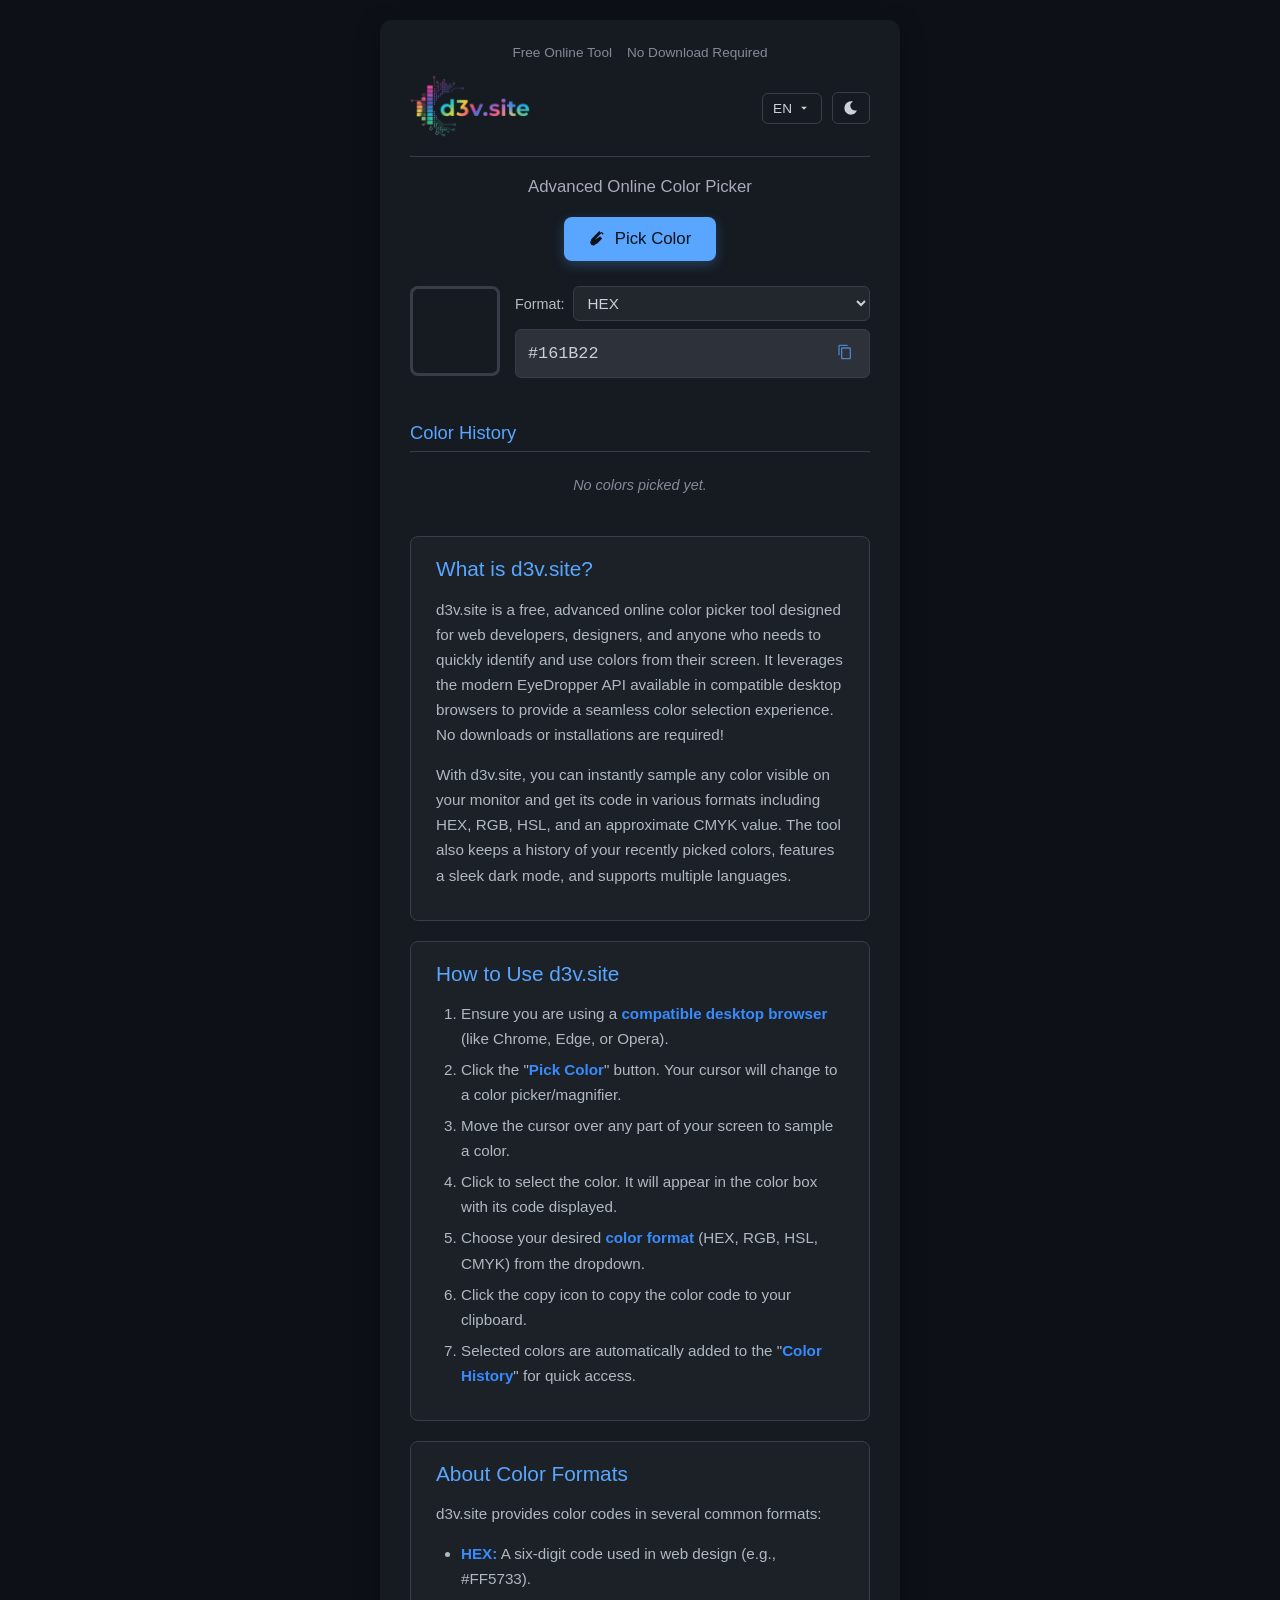
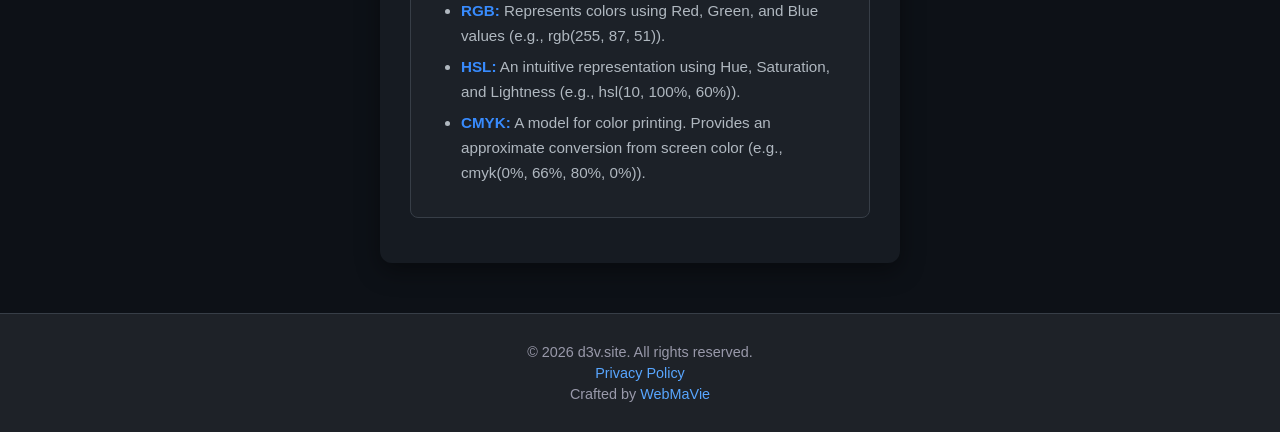
<file: index.html>
<!DOCTYPE html>
<html lang="en">
<head>
    <meta charset="UTF-8">
    <meta name="viewport" content="width=device-width, initial-scale=1.0">
    
    <title>d3v.site - Free Online Color Picker (Eyedropper Tool)</title>
    <link rel="icon" type="image/png" href="./images/favicon.png">
    <meta name="description" content="d3v.site is a free, real-time online color picker and eyedropper tool. Instantly grab any color from your screen. Get codes in HEX, RGB, HSL, and CMYK. No download, no installation.">
    <meta name="keywords" content="d3v.site, color picker, online color picker, eyedropper, free color picker, screen color picker, hex color code, rgb color, developer tool, web design tool, no download color picker">
    <link rel="canonical" href="https://webmavie.github.io/d3v.site/">
    
    <meta property="og:title" content="d3v.site - Instant Online Color Picker Tool">
    <meta property="og:description" content="Use the eyedropper to pick any color from your screen. Instantly get HEX, RGB, HSL, and CMYK color codes. Free, online, no download required.">
    <meta property="og:type" content="website">
    <meta property="og:url" content="https://webmavie.github.io/d3v.site/">
    <meta property="og:image" content="https://webmavie.github.io/d3v.site/images/favicon.png">
    <meta property="og:site_name" content="d3v.site">
    
    <script type="application/ld+json">
    {
      "@context": "https://schema.org",
      "@type": "SoftwareApplication",
      "name": "d3v.site - Online Color Picker",
      "operatingSystem": "All",
      "applicationCategory": "DeveloperApplication",
      "offers": {
        "@type": "Offer",
        "price": "0",
        "priceCurrency": "USD"
      },
      "description": "A free, real-time online color picker and eyedropper tool that allows users to grab any color from their screen and get its code in HEX, RGB, HSL, and CMYK formats without any downloads.",
      "url": "https://webmavie.github.io/d3v.site/",
      "author": {
        "@type": "Organization",
        "name": "webmavie"
      }
    }
    </script>
    
    <link rel="stylesheet" href="./style.css">
      
    <!-- Google tag (gtag.js) -->
    <script async src="https://www.googletagmanager.com/gtag/js?id=G-Z08C7EYZGG"></script>
    <script>
      window.dataLayer = window.dataLayer || [];
      function gtag(){dataLayer.push(arguments);}
      gtag('js', new Date());
    
      gtag('config', 'G-Z08C7EYZGG');
    </script>
    <script async src="https://pagead2.googlesyndication.com/pagead/js/adsbygoogle.js?client=ca-pub-1227311635205183"
     crossorigin="anonymous"></script>
</head>
<body class="dark-mode">
   <script data-name="BMC-Widget" data-cfasync="false" src="https://cdnjs.buymeacoffee.com/1.0.0/widget.prod.min.js" data-id="byshako00" data-description="Support me on Buy me a coffee!" data-message="Buy me a coffee" data-color="#5F7FFF" data-position="Right" data-x_margin="18" data-y_margin="18"></script>

  <div class="page-wrapper">
    <aside class="sidebar-ad sidebar-ad-left" style="display:none;">
        <div class="ad-placeholder" id="adSlotLeftSidebar">
            <div>
                <p class="ad-label">Advertisement</p>
                <p>(e.g., 160x600)</p>
            </div>
            <p>Your Ad Here</p>
        </div>
    </aside>

    <div class="main-container-wrapper">
      <div class="container">
        <div class="marketing-tagline">
            <span data-translate-key="taglineFree">
                <svg viewBox="0 0 24 24"><path d="M12,17.27L18.18,21L17.5,14.5L22,9.24L15.65,8.27L12,2.5L8.35,8.27L2,9.24L6.5,14.5L5.82,21L12,17.27Z" /></svg>
                Free Online Tool
            </span>
            <span data-translate-key="taglineNoDownload">
                <svg viewBox="0 0 24 24"><path d="M5,20H19V18H5M19,9H15V3H9V9H5L12,16L19,9Z" /></svg>
                No Download Required
            </span>
        </div>
        <header class="app-header">
          <div class="app-header-title"><img src="./images/logo.webp" alt="d3v.site logo" style="width:120px;"/></div>
          <div class="app-header-controls">
            <div class="language-dropdown" id="languageDropdownContainer">
                <button id="languageToggleBtn" class="language-toggle-btn"><span id="currentLangDisplay">EN</span><svg class="dropdown-arrow" viewBox="0 0 24 24"><path d="M7 10l5 5 5-5z"/></svg></button>
                <div id="languageList" class="language-list"></div>
            </div>
            <button id="themeToggleBtn" class="theme-toggle-btn">
                <svg class="sun-icon" viewBox="0 0 100 100" xmlns="http://www.w3.org/2000/svg"><circle cx="50" cy="50" r="20" fill="black"/><line x1="50" y1="5" x2="50" y2="20" stroke="black" stroke-width="4"/><line x1="50" y1="80" x2="50" y2="95" stroke="black" stroke-width="4"/><line x1="5" y1="50" x2="20" y2="50" stroke="black" stroke-width="4"/><line x1="80" y1="50" x2="95" y2="50" stroke="black" stroke-width="4"/><line x1="20" y1="20" x2="30" y2="30" stroke="black" stroke-width="4"/><line x1="80" y1="80" x2="70" y2="70" stroke="black" stroke-width="4"/><line x1="80" y1="20" x2="70" y2="30" stroke="black" stroke-width="4"/><line x1="20" y1="80" x2="30" y2="70" stroke="black" stroke-width="4"/></svg>
                <svg class="moon-icon" viewBox="0 0 24 24" style="display:none;"><path d="M12,2A10,10 0 0,0 2,12A10,10 0 0,0 12,22C16.19,22 19.85,19.13 20.78,15.35L20.65,15.3C16.89,16.5 13.03,14.75 11.5,11.25C10,7.75 11.58,4.1 14.86,2.78L15,2.71C14.1,2.25 13.08,2 12,2Z" /></svg>
            </button>
          </div>
        </header>

        <main class="main-content">
            <h2 id="mainSubtitle">Advanced Online Color Picker</h2>
            <div id="toolSection" class="tool-hidden">
                <button class="picker-button" id="pickColorBtn">
                  <svg viewBox="0 0 24 24"><path d="M17.25,2.83L19.17,4.75C19.37,4.95 19.37,5.26 19.17,5.46L18.46,6.17L15.83,3.54L16.54,2.83C16.74,2.63 17.05,2.63 17.25,2.83M2.92,16.04L13.03,5.93L15.83,3.54L13.73,1.44L2.92,12.25V15.05H5.72L15.03,5.74L16.44,4.33L13.73,1.63L12.33,3.03L3.92,11.44V12.25C3.92,12.58 3.79,12.92 3.54,13.17L2.12,14.59C1.63,15.08 1.44,15.75 1.63,16.33L2.28,18.7C2.47,19.29 2.96,19.72 3.54,19.87L5.91,20.53C6.5,20.72 7.12,20.53 7.63,20.04L9.04,18.62C9.29,18.38 9.62,18.25 9.94,18.25H10.75L17.58,11.42L14.78,8.62L2.92,16.04Z" /></svg>
                  <span id="pickButtonText">Pick Color</span>
                </button>
                <div class="color-display-area">
                  <div id="colorBox"></div>
                  <div class="color-codes-wrapper">
                    <div class="format-selector">
                      <label for="colorFormatSelect" id="formatLabel">Format:</label>
                      <select id="colorFormatSelect">
                        <option value="hex" selected>HEX</option> <option value="rgb">RGB</option> <option value="hsl">HSL</option> <option value="cmyk">CMYK (Approx.)</option>
                      </select>
                    </div>
                    <div id="colorCodeDisplay">
                        <span id="colorCodeText">#161B22</span>
                        <button id="copyBtn"><svg viewBox="0 0 24 24"><path d="M16 1H4c-1.1 0-2 .9-2 2v14h2V3h12V1zm3 4H8c-1.1 0-2 .9-2 2v14c0 1.1.9 2 2 2h11c1.1 0 2-.9 2-2V7c0-1.1-.9-2-2-2zm0 16H8V7h11v14z"/></svg></button>
                    </div>
                    <div id="copyFeedback"></div>
                  </div>
                </div>
                <div class="ad-placeholder ad-banner-content-top" id="adSlotContentTop" style="display:none;">
                    <p class="ad-label">Advertisement</p>
                    <p>(e.g., 468x60 or Responsive)</p>
                </div>
                <div class="history-section">
                  <h3 id="historyTitle">Color History</h3>
                  <ul id="colorHistoryList"></ul>
                </div>
            </div>

            <div id="unsupportedSection" class="tool-hidden">
                <p class="unsupported-message" id="unsupportedMessage"></p>
            </div>
            
            <article class="info-sections">
                <section class="info-section" id="whatIsTool">
                    <h3 data-translate-key="whatIsTitle">What is d3v.site?</h3>
                    <p data-translate-key="whatIsP1"></p><p data-translate-key="whatIsP2"></p>
                </section>
                <section class="info-section" id="howToUseTool">
                    <h3 data-translate-key="howToUseTitle">How to Use d3v.site</h3>
                    <ol data-translate-key="howToUseList"></ol>
                </section>
                <section class="info-section" id="colorFormatsInfo">
                    <h3 data-translate-key="colorFormatsTitle">About Color Formats</h3>
                    <p data-translate-key="colorFormatsP1"></p>
                    <ul data-translate-key="colorFormatsList"></ul>
                </section>
            </article>
            <div class="ad-placeholder ad-banner-content-bottom" id="adSlotContentBottom" style="display:none;">
                <p class="ad-label">Advertisement</p>
                <p>(e.g., 728x90 or Responsive)</p>
            </div>
        </main>
      </div>
    </div>

    <aside class="sidebar-ad sidebar-ad-right" style="display:none;">
        <div class="ad-placeholder" id="adSlotRightSidebar">
             <div>
                <p class="ad-label">Advertisement</p>
                <p>(e.g., 160x600)</p>
            </div>
            <p>Your Ad Here</p>
        </div>
    </aside>
  </div>

  <footer class="page-footer">
    <p>© <span id="currentYear"></span> d3v.site. <span data-translate-key="footerAllRights">All rights reserved.</span></p>
    <p>
        <a href="https://webmavie.github.io/d3v.site/privacy-policy" target="_blank" rel="noopener noreferrer" data-translate-key="footerPrivacyPolicy">Privacy Policy</a>
    </p>
    <p data-translate-key="footerCraftedBy">Crafted by <a href="https://webmavie.com" target="_blank" rel="noopener noreferrer">WebMaVie</a></p>
  </footer>

  <script src="./script.js" defer></script>
</body>
</html>
</file>
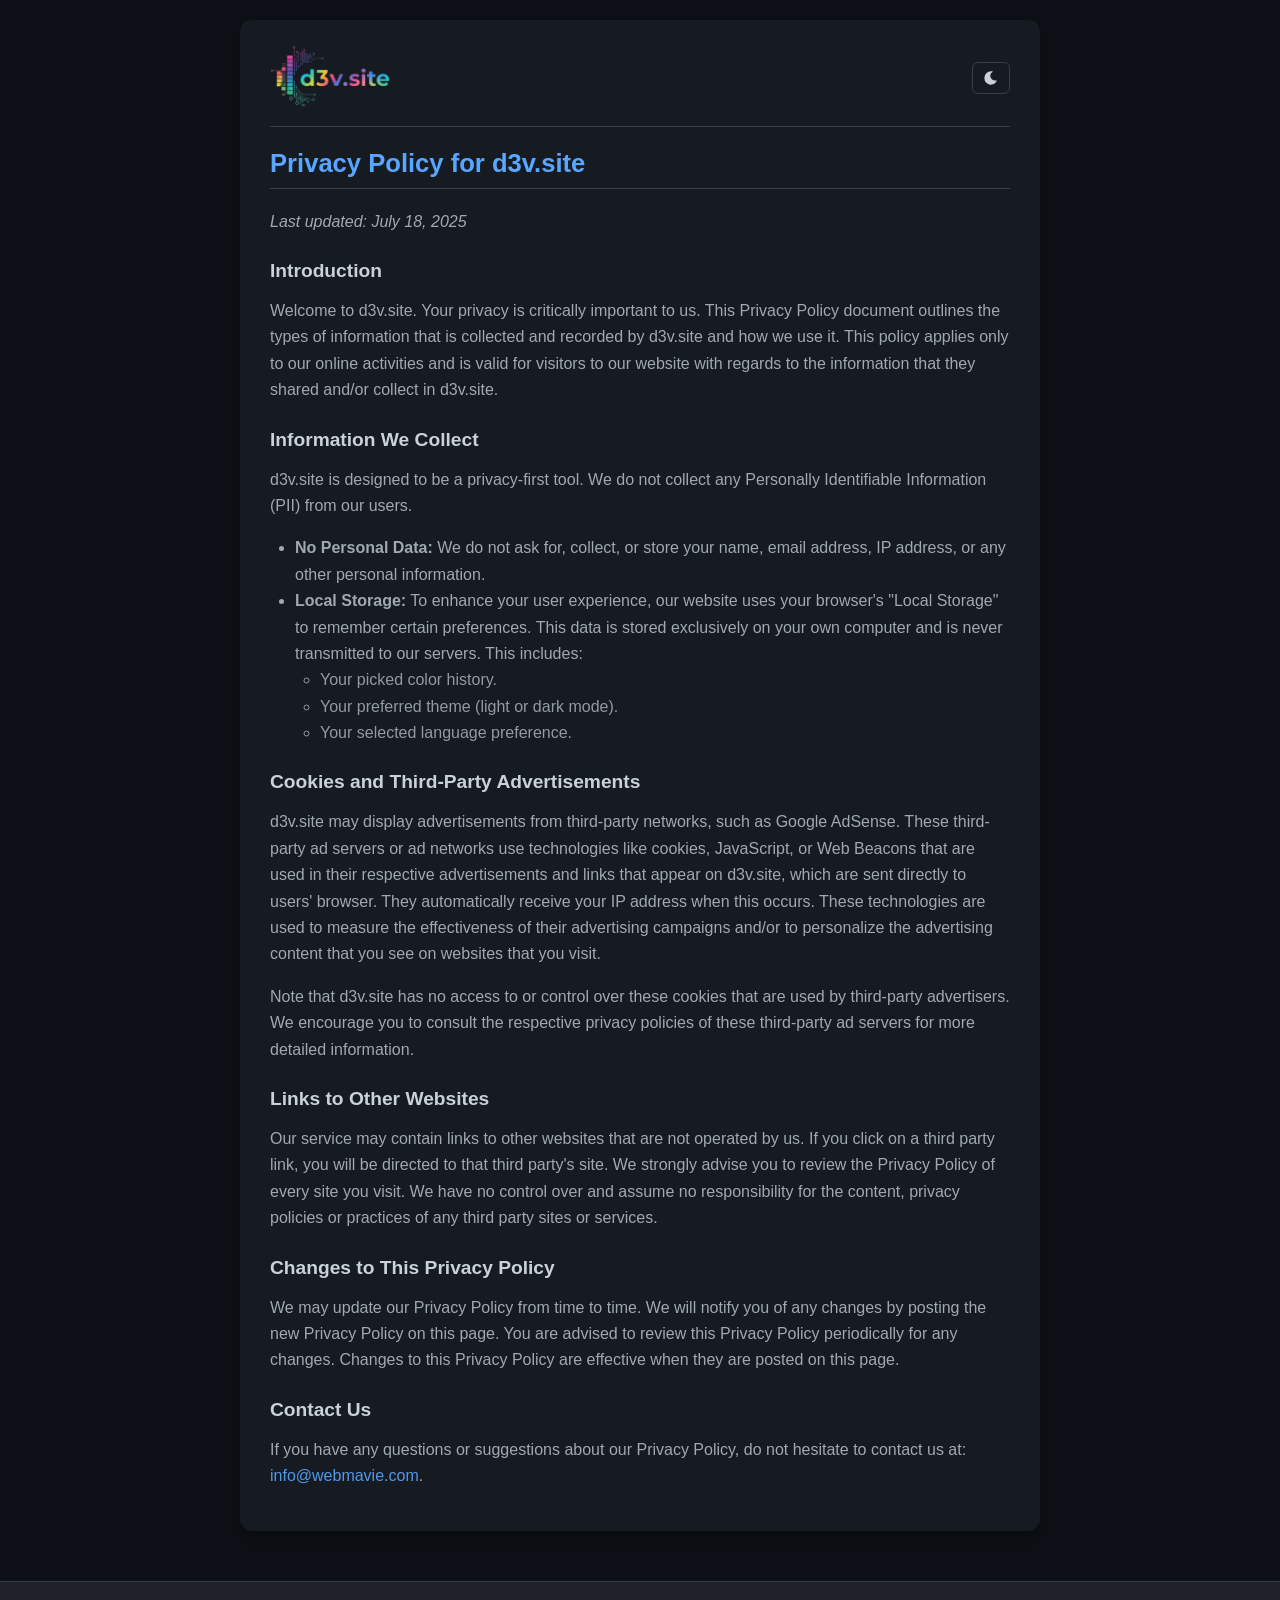
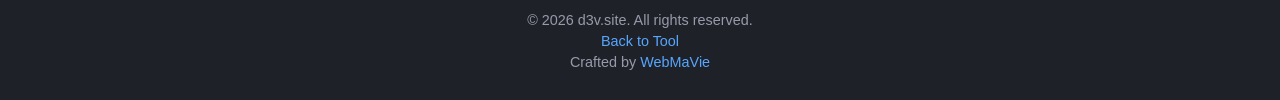
<file: privacy-policy.html>
<!DOCTYPE html>
<html lang="en">
<head>
  <meta charset="UTF-8">
  <meta name="viewport" content="width=device-width, initial-scale=1.0">
  
  <title>Privacy Policy - d3v.site</title>
  <link rel="icon" type="image/png" href="./images/favicon.png">
  <meta name="description" content="Privacy Policy for d3v.site. Learn about what information is collected and how it is used.">
  <meta name="robots" content="noindex, follow">
  
  <style>
    *, *::before, *::after {
      box-sizing: border-box;
    }
    :root {
      --primary-color: #4a90e2; --primary-dark: #357ABD; --secondary-color: #f5f7fa;
      --text-color: #333; --light-text-color: #fff; --border-color: #e0e6ed;
      --shadow-color: rgba(0, 0, 0, 0.1); --success-color: #4CAF50; --danger-color: #c0392b;
      --background-body: linear-gradient(135deg, #f3f5f7 0%, #ffffff 100%);
      --background-container: var(--light-text-color); --input-bg: var(--light-text-color);
      --history-swatch-border: var(--border-color);
      --ad-placeholder-bg: #e9ecef; --ad-placeholder-border: #ced4da; --ad-placeholder-text: #6c757d;
      --dropdown-bg: var(--light-text-color); --dropdown-shadow: 0 4px 12px rgba(0,0,0,0.1);
      --dropdown-item-hover-bg: #f0f3f7; --info-section-bg: #f9f9f9;
      --main-content-max-width: 520px;
      --sidebar-width: 200px;
      --page-max-width: 1400px;
      --gap-width: 20px;
    }

    body.dark-mode {
      --primary-color: #58a6ff; --primary-dark: #388bfd; --secondary-color: #2c313a;
      --text-color: #c9d1d9; --light-text-color: #0a0c10; --border-color: #373e47;
      --shadow-color: rgba(0, 0, 0, 0.4); --success-color: #56d364; --danger-color: #f85149;
      --background-body: #0d1117; --background-container: #161b22; --input-bg: #22272e;
      --history-swatch-border: #444c56;
      --ad-placeholder-bg: #21262d; --ad-placeholder-border: #30363d; --ad-placeholder-text: #768390;
      --dropdown-bg: #22272e; --dropdown-shadow: 0 6px 18px rgba(0,0,0,0.3);
      --dropdown-item-hover-bg: #2b313a; --info-section-bg: #1c2128;
    }

    html { 
      scroll-behavior: smooth; 
    }
    body {
      font-family: -apple-system, BlinkMacSystemFont, "Segoe UI", Roboto, Helvetica, Arial, sans-serif, "Apple Color Emoji", "Segoe UI Emoji", "Segoe UI Symbol";
      display: flex;
      flex-direction: column;
      align-items: center;
      min-height: 100vh;
      margin: 0;
      background: var(--background-body);
      color: var(--text-color);
      padding: 0;
      transition: background-color 0.3s ease, color 0.3s ease;
      font-size: 16px;
      overflow-x: hidden;
    }

    .page-wrapper {
        display: flex;
        justify-content: center;
        width: 100%;
        max-width: var(--page-max-width);
        margin: 0 auto;
        padding: 20px var(--gap-width);
    }
    
    .sidebar-ad {
        width: var(--sidebar-width);
        flex-shrink: 0;
        display: none;
    }
    .sidebar-ad-left { margin-right: var(--gap-width); }
    .sidebar-ad-right { margin-left: var(--gap-width); }

    .sidebar-ad .ad-placeholder {
        height: 600px;
        position: sticky;
        top: 20px;
        display: flex;
        flex-direction: column;
        justify-content: space-between;
        padding: 15px;
    }

    .main-container-wrapper {
        width: 100%;
        max-width: 800px;
        flex-grow: 1;
    }

    @media (min-width: 992px) {
        .sidebar-ad-right { display: block; }
    }
    @media (min-width: 1200px) {
        .sidebar-ad-left { display: block; }
    }

    .container {
      background-color: var(--background-container);
      padding: 25px 30px;
      border-radius: 12px;
      box-shadow: 0 8px 25px var(--shadow-color);
      text-align: center;
      width: 100%;
      transition: background-color 0.3s ease;
    }

    .app-header { display: flex; justify-content: space-between; align-items: center; margin-bottom: 20px; padding-bottom: 15px; border-bottom: 1px solid var(--border-color); }
    .app-header-title h1 { font-size: 1.8em; color: var(--primary-color); margin: 0; font-weight: 600; }
    .app-header-title h1 a { color: inherit; text-decoration: none; }
    .app-header-controls { display: flex; align-items: center; gap: 10px; }
    .theme-toggle-btn { background: none; border: 1px solid var(--border-color); color: var(--text-color); padding: 7px 10px; border-radius: 6px; cursor: pointer; display: flex; align-items: center; gap: 5px; font-size: 0.85em; transition: background-color 0.2s, border-color 0.2s; }
    .theme-toggle-btn:hover { background-color: var(--secondary-color); }
    .theme-toggle-btn svg { width: 16px; height: 16px; fill: currentColor; }

    .main-content {
      text-align: left;
    }
    .main-content h2 {
      color: var(--primary-color);
      font-size: 1.6em;
      margin-bottom: 20px;
      padding-bottom: 10px;
      border-bottom: 1px solid var(--border-color);
    }
    .main-content h3 {
      font-size: 1.2em;
      color: var(--text-color);
      margin-top: 25px;
      margin-bottom: 10px;
    }
    .main-content p, .main-content ul {
      line-height: 1.65;
      color: var(--text-color);
      opacity: 0.9;
    }
    body.dark-mode .main-content p, body.dark-mode .main-content ul {
      color: #b0b8c0;
    }
    .main-content ul {
      padding-left: 25px;
    }
    .main-content a {
      color: var(--primary-color);
      text-decoration: none;
    }
    .main-content a:hover {
      text-decoration: underline;
    }

    .page-footer { width: 100%; text-align: center; padding: 25px 20px; margin-top: 30px; font-size: 0.9em; color: #666; border-top: 1px solid var(--border-color); background-color: var(--secondary-color); }
    body.dark-mode .page-footer { color: #99a; background-color: #1e2228; }
    .page-footer p { margin: 5px 0; }
    .page-footer a { color: var(--primary-color); text-decoration: none; font-weight: 500; }
    .page-footer a:hover { text-decoration: underline; }
  </style>
  
  <!-- Google tag (gtag.js) -->
    <script async src="https://www.googletagmanager.com/gtag/js?id=G-Z08C7EYZGG"></script>
    <script>
      window.dataLayer = window.dataLayer || [];
      function gtag(){dataLayer.push(arguments);}
      gtag('js', new Date());
    
      gtag('config', 'G-Z08C7EYZGG');
    </script>
    <script async src="https://pagead2.googlesyndication.com/pagead/js/adsbygoogle.js?client=ca-pub-1227311635205183"
     crossorigin="anonymous"></script>
</head>
<body class="dark-mode">

  <div class="page-wrapper">
    <div class="main-container-wrapper">
      <div class="container">
        <header class="app-header">
          <div class="app-header-title"><a href="/"><img src="./images/logo.webp" alt="d3v.site logo" style="width:120px;"/></a></div>
          <div class="app-header-controls">
            <button id="themeToggleBtn" class="theme-toggle-btn" title="Toggle theme">
                <svg class="sun-icon" viewBox="0 0 100 100" xmlns="http://www.w3.org/2000/svg"><circle cx="50" cy="50" r="20" fill="black"/><line x1="50" y1="5" x2="50" y2="20" stroke="black" stroke-width="4"/><line x1="50" y1="80" x2="50" y2="95" stroke="black" stroke-width="4"/><line x1="5" y1="50" x2="20" y2="50" stroke="black" stroke-width="4"/><line x1="80" y1="50" x2="95" y2="50" stroke="black" stroke-width="4"/><line x1="20" y1="20" x2="30" y2="30" stroke="black" stroke-width="4"/><line x1="80" y1="80" x2="70" y2="70" stroke="black" stroke-width="4"/><line x1="80" y1="20" x2="70" y2="30" stroke="black" stroke-width="4"/><line x1="20" y1="80" x2="30" y2="70" stroke="black" stroke-width="4"/></svg>
                <svg class="moon-icon" viewBox="0 0 24 24" style="display:none;"><path d="M12,2A10,10 0 0,0 2,12A10,10 0 0,0 12,22C16.19,22 19.85,19.13 20.78,15.35L20.65,15.3C16.89,16.5 13.03,14.75 11.5,11.25C10,7.75 11.58,4.1 14.86,2.78L15,2.71C14.1,2.25 13.08,2 12,2Z" /></svg>
            </button>
          </div>
        </header>

        <main class="main-content">
            <h2>Privacy Policy for d3v.site</h2>
            <p><em>Last updated: July 18, 2025</em></p>

            <h3>Introduction</h3>
            <p>Welcome to d3v.site. Your privacy is critically important to us. This Privacy Policy document outlines the types of information that is collected and recorded by d3v.site and how we use it. This policy applies only to our online activities and is valid for visitors to our website with regards to the information that they shared and/or collect in d3v.site.</p>
            
            <h3>Information We Collect</h3>
            <p>d3v.site is designed to be a privacy-first tool. We do not collect any Personally Identifiable Information (PII) from our users.</p>
            <ul>
                <li><strong>No Personal Data:</strong> We do not ask for, collect, or store your name, email address, IP address, or any other personal information.</li>
                <li><strong>Local Storage:</strong> To enhance your user experience, our website uses your browser's "Local Storage" to remember certain preferences. This data is stored exclusively on your own computer and is never transmitted to our servers. This includes:
                    <ul>
                        <li>Your picked color history.</li>
                        <li>Your preferred theme (light or dark mode).</li>
                        <li>Your selected language preference.</li>
                    </ul>
                </li>
            </ul>

            <h3>Cookies and Third-Party Advertisements</h3>
            <p>d3v.site may display advertisements from third-party networks, such as Google AdSense. These third-party ad servers or ad networks use technologies like cookies, JavaScript, or Web Beacons that are used in their respective advertisements and links that appear on d3v.site, which are sent directly to users' browser. They automatically receive your IP address when this occurs. These technologies are used to measure the effectiveness of their advertising campaigns and/or to personalize the advertising content that you see on websites that you visit.</p>
            <p>Note that d3v.site has no access to or control over these cookies that are used by third-party advertisers. We encourage you to consult the respective privacy policies of these third-party ad servers for more detailed information.</p>
            
            <h3>Links to Other Websites</h3>
            <p>Our service may contain links to other websites that are not operated by us. If you click on a third party link, you will be directed to that third party's site. We strongly advise you to review the Privacy Policy of every site you visit. We have no control over and assume no responsibility for the content, privacy policies or practices of any third party sites or services.</p>

            <h3>Changes to This Privacy Policy</h3>
            <p>We may update our Privacy Policy from time to time. We will notify you of any changes by posting the new Privacy Policy on this page. You are advised to review this Privacy Policy periodically for any changes. Changes to this Privacy Policy are effective when they are posted on this page.</p>

            <h3>Contact Us</h3>
            <p>If you have any questions or suggestions about our Privacy Policy, do not hesitate to contact us at: <a href="mailto:info@webmavie.com">info@webmavie.com</a>.</p>
        </main>
      </div>
    </div>
  </div>

  <footer class="page-footer">
    <p>© <span id="currentYear"></span> d3v.site. All rights reserved.</p>
    <p>
        <a href="/">Back to Tool</a>
    </p>
    <p>Crafted by <a href="https://webmavie.com" target="_blank" rel="noopener noreferrer">WebMaVie</a></p>
  </footer>

  <script>
    let currentTheme = 'dark';
    const el = {};

    function cacheElements() {
        el.body = document.body;
        el.themeToggleBtn = document.getElementById('themeToggleBtn');
        el.sunIcon = el.themeToggleBtn.querySelector('.sun-icon');
        el.moonIcon = el.themeToggleBtn.querySelector('.moon-icon');
        el.currentYear = document.getElementById('currentYear');
    }
    
    function applyTheme(theme) {
        currentTheme = theme;
        localStorage.setItem('d3vsiteTheme', theme);
        if (theme === 'dark') {
            el.body.classList.add('dark-mode');
            el.sunIcon.style.display = 'none';
            el.moonIcon.style.display = 'block';
        } else {
            el.body.classList.remove('dark-mode');
            el.sunIcon.style.display = 'block';
            el.moonIcon.style.display = 'none';
        }
    }
    
    window.addEventListener('DOMContentLoaded', () => {
        cacheElements();
        
        const savedTheme = localStorage.getItem('d3vsiteTheme') || 'dark';
        applyTheme(savedTheme);

        el.themeToggleBtn.addEventListener('click', () => {
            applyTheme(currentTheme === 'light' ? 'dark' : 'light');
        });
        
        el.currentYear.textContent = new Date().getFullYear();
    });
  </script>
</body>
</html>
</file>
<file: style.css>
*,::after,::before{box-sizing:border-box}:root{--primary-color:#4a90e2;--primary-dark:#357ABD;--secondary-color:#f5f7fa;--text-color:#333;--light-text-color:#fff;--border-color:#e0e6ed;--shadow-color:rgba(0, 0, 0, 0.1);--success-color:#4CAF50;--danger-color:#c0392b;--background-body:linear-gradient(135deg, #f3f5f7 0%, #ffffff 100%);--background-container:var(--light-text-color);--input-bg:var(--light-text-color);--history-swatch-border:var(--border-color);--ad-placeholder-bg:#e9ecef;--ad-placeholder-border:#ced4da;--ad-placeholder-text:#6c757d;--dropdown-bg:var(--light-text-color);--dropdown-shadow:0 4px 12px rgba(0,0,0,0.1);--dropdown-item-hover-bg:#f0f3f7;--info-section-bg:#f9f9f9;--main-content-max-width:520px;--sidebar-width:200px;--page-max-width:1400px;--gap-width:20px}body.dark-mode{--primary-color:#58a6ff;--primary-dark:#388bfd;--secondary-color:#2c313a;--text-color:#c9d1d9;--light-text-color:#0a0c10;--border-color:#373e47;--shadow-color:rgba(0, 0, 0, 0.4);--success-color:#56d364;--danger-color:#f85149;--background-body:#0d1117;--background-container:#161b22;--input-bg:#22272e;--history-swatch-border:#444c56;--ad-placeholder-bg:#21262d;--ad-placeholder-border:#30363d;--ad-placeholder-text:#768390;--dropdown-bg:#22272e;--dropdown-shadow:0 6px 18px rgba(0,0,0,0.3);--dropdown-item-hover-bg:#2b313a;--info-section-bg:#1c2128}html{scroll-behavior:smooth}body{font-family:-apple-system,BlinkMacSystemFont,"Segoe UI",Roboto,Helvetica,Arial,sans-serif,"Apple Color Emoji","Segoe UI Emoji","Segoe UI Symbol";display:flex;flex-direction:column;align-items:center;min-height:100vh;margin:0;background:var(--background-body);color:var(--text-color);padding:0;transition:background-color .3s ease,color .3s ease;font-size:16px;overflow-x:hidden}.page-wrapper{display:flex;justify-content:center;width:100%;max-width:var(--page-max-width);margin:0 auto;padding:20px var(--gap-width)}.sidebar-ad{width:var(--sidebar-width);flex-shrink:0;display:none}.sidebar-ad-left{margin-right:var(--gap-width)}.sidebar-ad-right{margin-left:var(--gap-width)}.sidebar-ad .ad-placeholder{height:600px;position:sticky;top:20px;display:flex;flex-direction:column;justify-content:space-between;padding:15px}.main-container-wrapper{width:100%;max-width:var(--main-content-max-width);flex-grow:1}@media (min-width:992px){.sidebar-ad-right{display:block}}@media (min-width:1200px){.sidebar-ad-left{display:block}}.container{background-color:var(--background-container);padding:25px 30px;border-radius:12px;box-shadow:0 8px 25px var(--shadow-color);text-align:center;width:100%;transition:background-color .3s ease}.marketing-tagline{font-size:.85em;color:#667;margin-bottom:15px;display:flex;justify-content:center;gap:15px}body.dark-mode .marketing-tagline{color:#889}.marketing-tagline span{display:flex;align-items:center;gap:5px}.marketing-tagline svg{width:14px;height:14px;fill:currentColor}.app-header{display:flex;justify-content:space-between;align-items:center;margin-bottom:20px;padding-bottom:15px;border-bottom:1px solid var(--border-color)}.app-header-title h1{font-size:1.8em;color:var(--primary-color);margin:0;font-weight:600}.app-header-controls{display:flex;align-items:center;gap:10px}.language-dropdown{position:relative}.language-toggle-btn,.theme-toggle-btn{background:0 0;border:1px solid var(--border-color);color:var(--text-color);padding:7px 10px;border-radius:6px;cursor:pointer;display:flex;align-items:center;gap:5px;font-size:.85em;transition:background-color .2s,border-color .2s}.language-toggle-btn:hover,.theme-toggle-btn:hover{background-color:var(--secondary-color)}.language-toggle-btn svg.dropdown-arrow{width:14px;height:14px;fill:currentColor;transition:transform .2s ease}.language-dropdown.open .language-toggle-btn svg.dropdown-arrow{transform:rotate(180deg)}.language-list{position:absolute;top:calc(100% + 5px);right:0;background-color:var(--dropdown-bg);border:1px solid var(--border-color);border-radius:6px;box-shadow:var(--dropdown-shadow);z-index:1000;width:max-content;overflow:hidden;display:none}.language-dropdown.open .language-list{display:block}.lang-btn-dropdown{display:block;width:100%;padding:8px 12px;background:0 0;border:none;color:var(--text-color);text-align:left;cursor:pointer;font-size:.85em}.lang-btn-dropdown.active,.lang-btn-dropdown:hover{background-color:var(--dropdown-item-hover-bg);color:var(--primary-color)}.theme-toggle-btn svg{width:16px;height:16px;fill:currentColor}.main-content h2#mainSubtitle{font-size:1.05em;color:#555;margin:0 0 20px 0;font-weight:400}body.dark-mode .main-content h2#mainSubtitle{color:#aab}.picker-button{background-color:var(--primary-color);color:var(--light-text-color);border:none;padding:12px 25px;font-size:1.05em;font-weight:500;border-radius:8px;cursor:pointer;transition:background-color .2s ease,transform .1s ease;display:flex;align-items:center;justify-content:center;gap:8px;margin:0 auto 25px auto;box-shadow:0 4px 12px rgba(74,144,226,.35)}body.dark-mode .picker-button{color:#0d1117;box-shadow:0 4px 12px rgba(88,166,255,.25)}.picker-button svg{width:18px;height:18px;fill:currentColor}.picker-button:hover{background-color:var(--primary-dark)}.picker-button:active{transform:scale(.98)}.color-display-area{display:flex;gap:15px;align-items:flex-start;margin-bottom:25px}#colorBox{width:90px;height:90px;border-radius:8px;background-color:#eee;border:3px solid var(--border-color);transition:background-color .3s ease,border-color .3s ease;flex-shrink:0}.color-codes-wrapper{flex-grow:1;text-align:left}.format-selector{margin-bottom:8px;display:flex;align-items:center;gap:8px}.format-selector label{font-size:.9em;color:#444}body.dark-mode .format-selector label{color:#bbb}#colorFormatSelect{padding:7px 10px;border-radius:6px;border:1px solid var(--border-color);font-size:.95em;background-color:var(--input-bg);color:var(--text-color);flex-grow:1;transition:background-color .3s,border-color .3s,color .3s}#colorCodeDisplay{background-color:var(--secondary-color);padding:10px 12px;border-radius:6px;font-family:SFMono-Regular,Consolas,'Liberation Mono',Menlo,Courier,monospace;font-size:1.05em;color:var(--text-color);word-break:break-all;min-height:22px;display:flex;align-items:center;justify-content:space-between;border:1px solid var(--border-color);transition:background-color .3s,border-color .3s,color .3s}#copyBtn{background:0 0;border:none;cursor:pointer;padding:4px;margin-left:8px;opacity:.7;transition:opacity .2s}#copyBtn:hover{opacity:1}#copyBtn svg{width:16px;height:16px;fill:var(--primary-color)}#copyFeedback{font-size:.8em;color:var(--success-color);margin-top:5px;height:14px;text-align:right}.history-section{text-align:left;margin-top:25px}.history-section h3{font-size:1.15em;color:var(--primary-color);margin-bottom:12px;border-bottom:1px solid var(--border-color);padding-bottom:7px;font-weight:500}#colorHistoryList{list-style:none;padding:5px 0;margin:0;display:flex;flex-wrap:wrap;gap:8px;min-height:30px}#colorHistoryList li{cursor:pointer;transition:transform .1s ease;border-radius:5px;overflow:hidden}#colorHistoryList li:hover{transform:scale(1.1)}.history-color-swatch{width:30px;height:30px;border-radius:5px;border:2px solid var(--history-swatch-border);transition:border-color .3s}.no-history{color:#777;font-style:italic;width:100%;text-align:center;padding:8px 0;font-size:.9em}body.dark-mode .no-history{color:#889}.unsupported-message{color:var(--primary-color);border-color:var(--primary-color);background-color:rgba(74,144,226,.08);font-weight:500;margin-top:20px;padding:12px 15px;border-radius:6px;text-align:left;font-size:.95em;line-height:1.5}body.dark-mode .unsupported-message{background-color:rgba(88,166,255,.1)}.ad-placeholder{background-color:var(--ad-placeholder-bg);border:1px dashed var(--ad-placeholder-border);text-align:center;margin:0;padding:10px;display:flex;align-items:center;justify-content:center;color:var(--ad-placeholder-text);transition:background-color .3s,border-color .3s,color .3s;font-size:.9em}.ad-label{font-size:.95em;font-weight:500}.ad-banner-content-top{width:100%;max-width:100%;min-height:60px;margin-bottom:25px;margin-top:5px}.ad-banner-content-bottom{width:100%;max-width:100%;min-height:90px;margin-top:25px}.info-sections{margin-top:30px;text-align:left}.info-section{background-color:var(--info-section-bg);padding:20px 25px;border-radius:8px;margin-bottom:20px;border:1px solid var(--border-color);transition:background-color .3s,border-color .3s}.info-section h3{color:var(--primary-color);margin-top:0;margin-bottom:12px;font-size:1.3em;font-weight:500}.info-section ol,.info-section p,.info-section ul{font-size:.95em;line-height:1.65;margin-bottom:12px;color:#454545}body.dark-mode .info-section ol,body.dark-mode .info-section p,body.dark-mode .info-section ul{color:#b0b8c0}.info-section ol,.info-section ul{padding-left:25px}.info-section li{margin-bottom:6px}.info-section strong{color:var(--primary-color);font-weight:600}body.dark-mode .info-section strong{color:var(--primary-dark)}.page-footer{width:100%;text-align:center;padding:25px 20px;margin-top:30px;font-size:.9em;color:#666;border-top:1px solid var(--border-color);background-color:var(--secondary-color)}body.dark-mode .page-footer{color:#99a;background-color:#1e2228}.page-footer p{margin:5px 0}.page-footer a{color:var(--primary-color);text-decoration:none;font-weight:500}.page-footer a:hover{text-decoration:underline}.tool-hidden{display:none!important}
</file>
